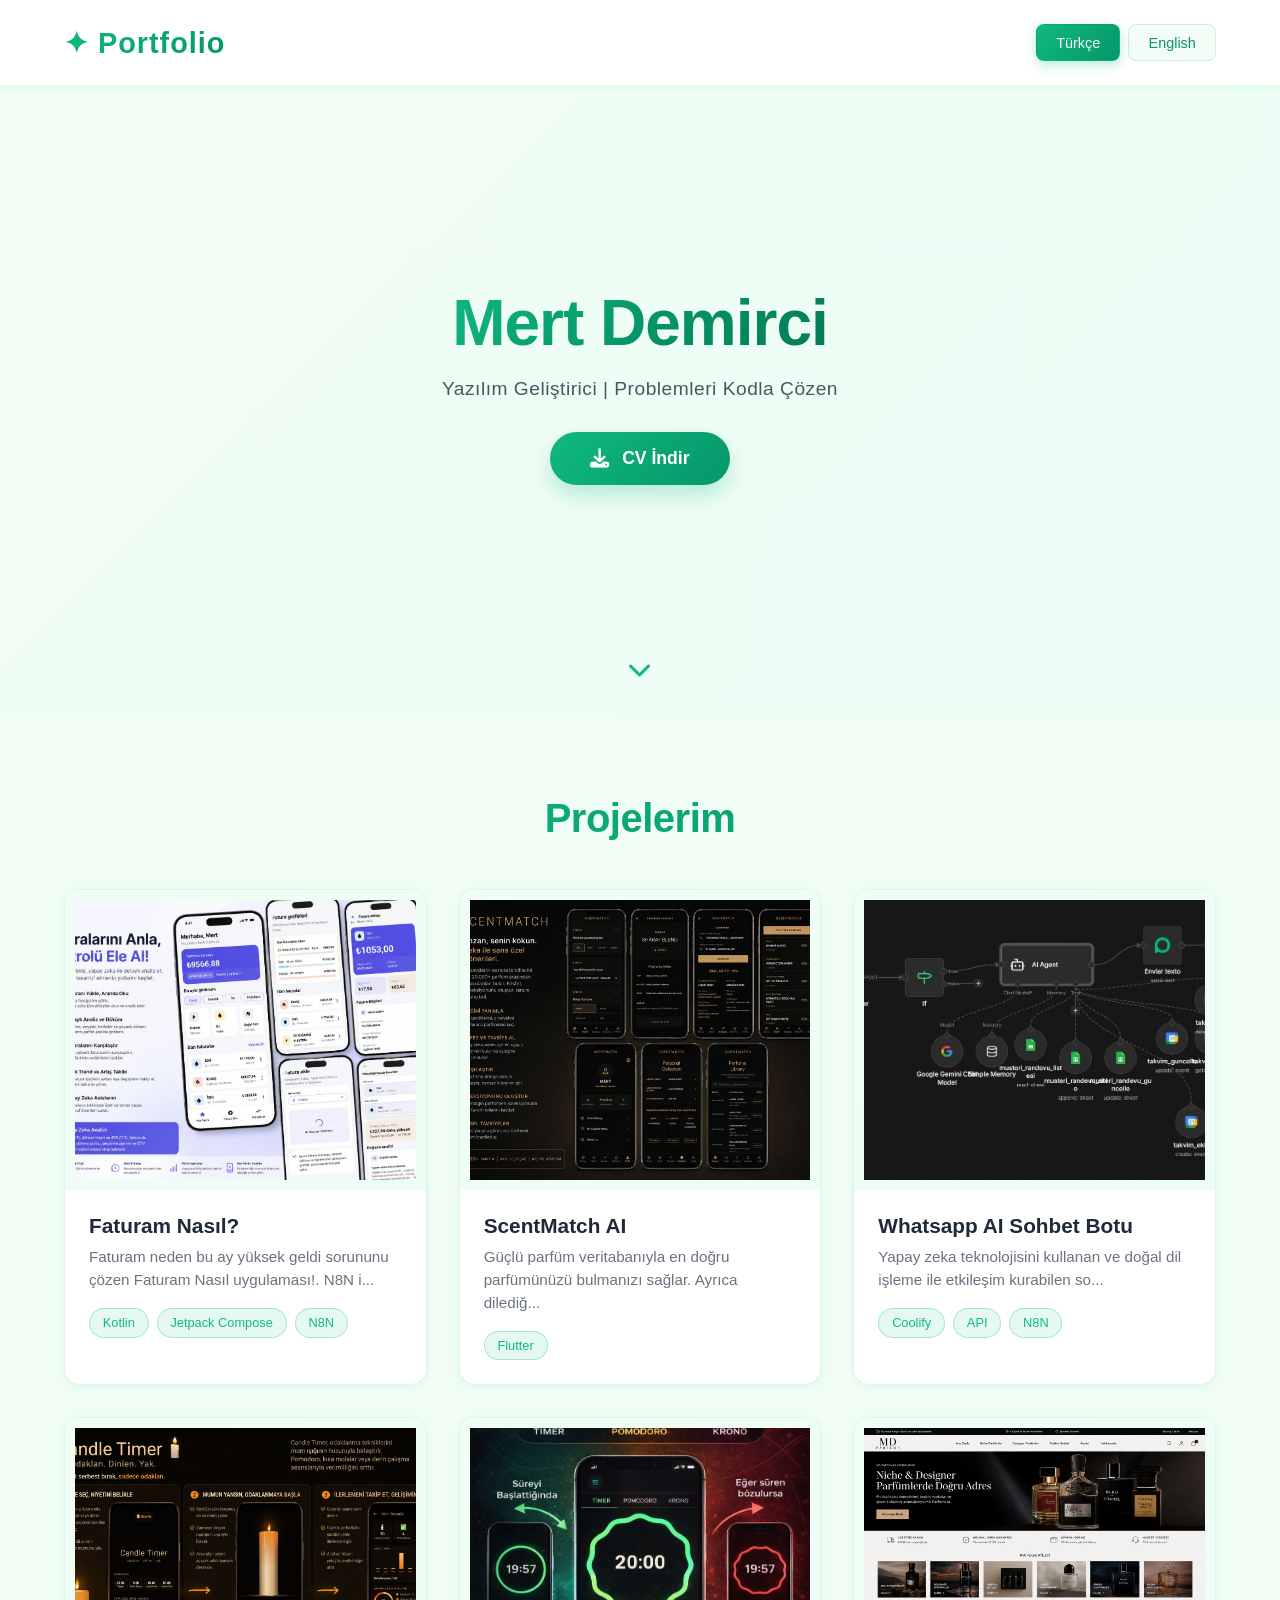
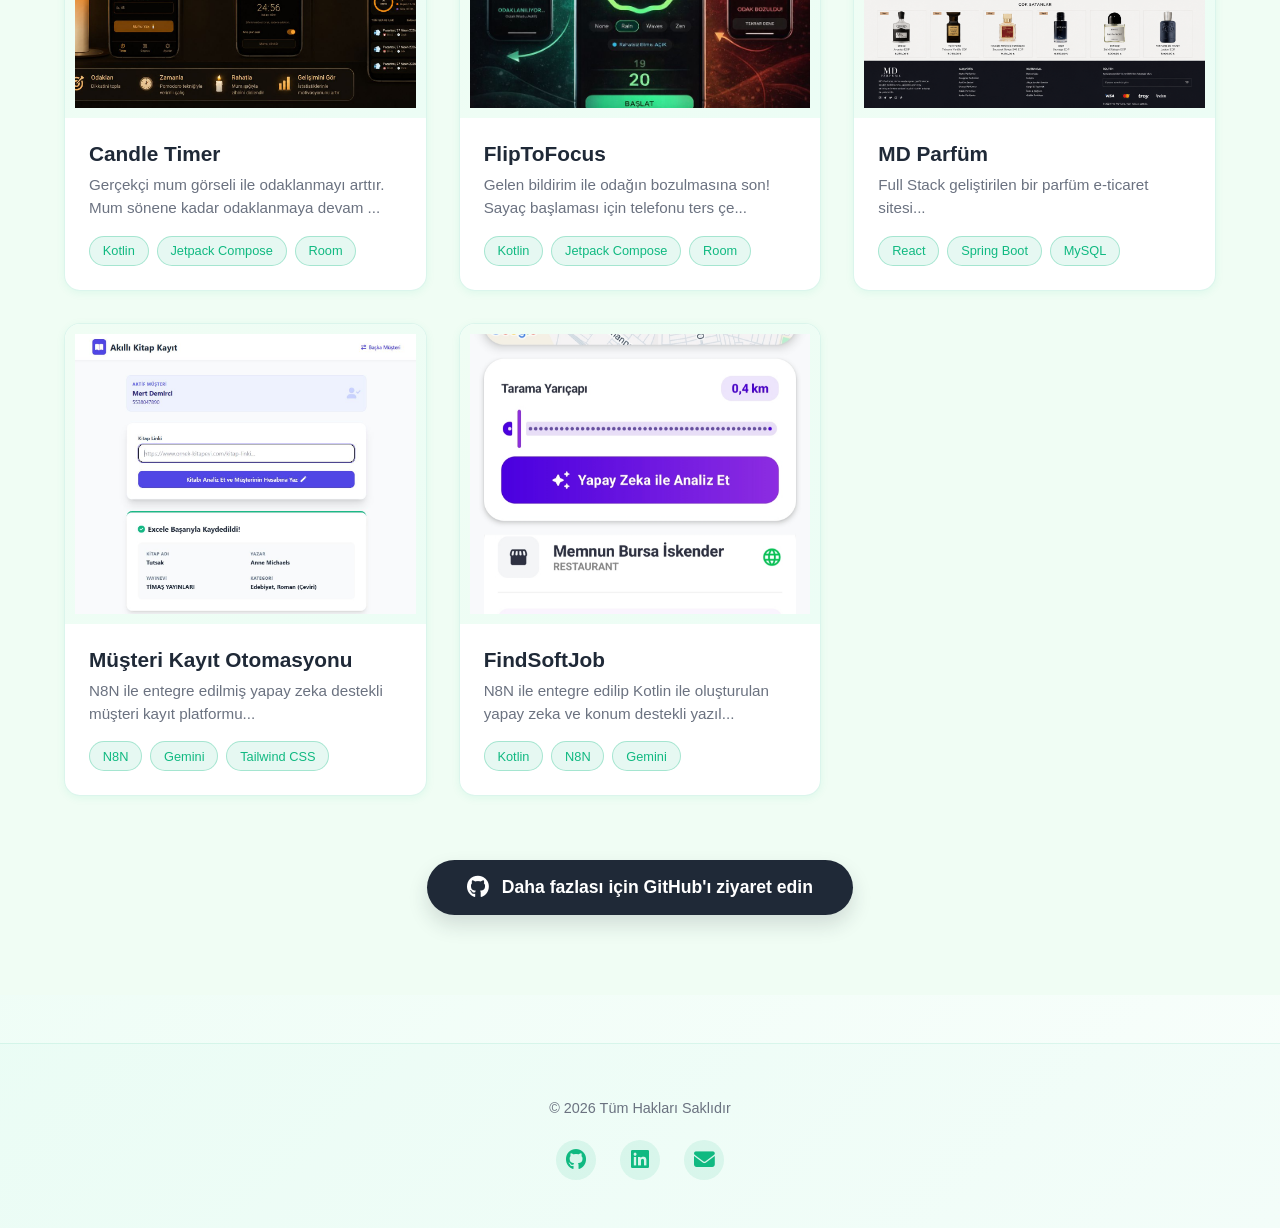
<file: index.html>
<!DOCTYPE html>
<html lang="tr">
<head>
    <meta charset="UTF-8">
    <meta name="viewport" content="width=device-width, initial-scale=1.0">
    <title>Yazılım Portföyü</title>
    <link rel="stylesheet" href="https://cdnjs.cloudflare.com/ajax/libs/font-awesome/6.4.0/css/all.min.css">
    <style>
        * {
            margin: 0;
            padding: 0;
            box-sizing: border-box;
        }

        body {
            font-family: 'Segoe UI', Tahoma, Geneva, Verdana, sans-serif;
            background: linear-gradient(135deg, #f0fdf4 0%, #ecfdf5 50%, #f8fefb 100%);
            color: #1f2937;
            min-height: 100vh;
            overflow-x: hidden;
        }

        nav {
            display: flex;
            justify-content: space-between;
            align-items: center;
            padding: 1.5rem 5%;
            background: rgba(255, 255, 255, 0.95);
            backdrop-filter: blur(10px);
            position: sticky;
            top: 0;
            z-index: 100;
            border-bottom: 1px solid rgba(34, 197, 94, 0.1);
            box-shadow: 0 4px 6px rgba(34, 197, 94, 0.05);
            animation: slideDown 0.6s ease-out;
        }

        @keyframes slideDown {
            from { transform: translateY(-100%); opacity: 0; }
            to { transform: translateY(0); opacity: 1; }
        }

        .logo {
            font-size: 1.8rem;
            font-weight: 700;
            background: linear-gradient(135deg, #10b981 0%, #059669 100%);
            -webkit-background-clip: text;
            -webkit-text-fill-color: transparent;
            background-clip: text;
            letter-spacing: 1px;
        }

        .lang-toggle {
            display: flex;
            gap: 0.5rem;
            align-items: center;
        }

        .lang-btn {
            padding: 0.6rem 1.2rem;
            border: 1.5px solid rgba(34, 197, 94, 0.2);
            background: rgba(34, 197, 94, 0.05);
            color: #059669;
            border-radius: 8px;
            cursor: pointer;
            transition: all 0.3s ease;
            font-size: 0.9rem;
            font-weight: 500;
        }

        .lang-btn.active {
            background: linear-gradient(135deg, #10b981 0%, #059669 100%);
            border-color: transparent;
            color: #fff;
            box-shadow: 0 4px 12px rgba(16, 185, 129, 0.3);
        }

        .lang-btn:hover {
            border-color: rgba(34, 197, 94, 0.4);
            transform: translateY(-2px);
            background: rgba(34, 197, 94, 0.1);
        }

        .hero {
            display: flex;
            align-items: center;
            justify-content: center;
            min-height: 70vh;
            padding: 2rem 5%;
            text-align: center;
            animation: fadeInUp 1s ease-out 0.2s both;
            position: relative;
        }

        @keyframes fadeInUp {
            from { opacity: 0; transform: translateY(30px); }
            to { opacity: 1; transform: translateY(0); }
        }

        .hero-content h1 {
            font-size: 4rem;
            line-height: 1.2;
            margin-bottom: 1rem;
            background: linear-gradient(135deg, #10b981 0%, #059669 50%, #047857 100%);
            -webkit-background-clip: text;
            -webkit-text-fill-color: transparent;
            background-clip: text;
            font-weight: 800;
            letter-spacing: -1px;
        }

        .hero-content p {
            font-size: 1.2rem;
            color: #4b5563;
            margin-bottom: 2rem;
            letter-spacing: 0.5px;
            font-weight: 500;
        }

        .cv-btn {
            display: inline-flex;
            align-items: center;
            justify-content: center;
            gap: 0.8rem;
            padding: 1rem 2.5rem;
            background: linear-gradient(135deg, #10b981 0%, #059669 100%);
            color: #ffffff;
            border-radius: 30px;
            text-decoration: none;
            font-weight: 600;
            font-size: 1.1rem;
            transition: all 0.3s ease;
            box-shadow: 0 10px 20px rgba(16, 185, 129, 0.25);
            margin-bottom: 2rem;
        }

        .cv-btn:hover {
            transform: translateY(-5px);
            box-shadow: 0 15px 25px rgba(16, 185, 129, 0.4);
            color: #ffffff;
        }

        .cv-btn i {
            font-size: 1.2rem;
        }

        .scroll-indicator {
            position: absolute;
            bottom: 2rem;
            left: 50%;
            transform: translateX(-50%);
            animation: bounce 2s infinite;
            color: #10b981;
            font-size: 1.5rem;
        }

        @keyframes bounce {
            0%, 100% { transform: translateX(-50%) translateY(0); }
            50% { transform: translateX(-50%) translateY(10px); }
        }

        .projects-section {
            padding: 5rem 5%;
            background: linear-gradient(135deg, #f0fdf4 0%, #f0fdf4 100%);
        }

        .section-title {
            font-size: 2.5rem;
            text-align: center;
            margin-bottom: 3rem;
            background: linear-gradient(135deg, #10b981 0%, #059669 100%);
            -webkit-background-clip: text;
            -webkit-text-fill-color: transparent;
            background-clip: text;
            font-weight: 800;
            letter-spacing: -0.5px;
            animation: fadeInUp 1s ease-out;
        }

        .projects-grid {
            display: grid;
            grid-template-columns: repeat(auto-fit, minmax(320px, 1fr));
            gap: 2rem;
            margin-bottom: 3rem;
        }

        .project-card {
            background: #fff;
            border: 1.5px solid rgba(16, 185, 129, 0.15);
            border-radius: 16px;
            overflow: hidden;
            cursor: pointer;
            transition: all 0.4s cubic-bezier(0.23, 1, 0.320, 1);
            animation: fadeInUp 0.8s ease-out both;
            position: relative;
            box-shadow: 0 2px 8px rgba(16, 185, 129, 0.08);
        }

        .project-card:hover {
            transform: translateY(-12px);
            border-color: rgba(16, 185, 129, 0.4);
            box-shadow: 0 16px 32px rgba(16, 185, 129, 0.15);
        }

        .project-image {
            width: 100%;
            height: 300px;
            background: linear-gradient(135deg, #f0fdf4 0%, #ecfdf5 100%);
            display: flex;
            align-items: center;
            justify-content: center;
            font-size: 3rem;
            position: relative;
            overflow: hidden;
            object-fit: cover; 
            padding: 10px;
        }

        .project-image::after {
            content: '';
            position: absolute;
            top: 0;
            left: -100%;
            width: 100%;
            height: 100%;
            background: linear-gradient(90deg, transparent, rgba(255, 255, 255, 0.3), transparent);
            animation: shimmer 2s infinite;
        }

        @keyframes shimmer {
            0% { left: -100%; }
            100% { left: 100%; }
        }

        .project-info {
            padding: 1.5rem;
        }

        .project-info h3 {
            font-size: 1.3rem;
            margin-bottom: 0.5rem;
            color: #1f2937;
            font-weight: 700;
        }

        .project-info p {
            font-size: 0.95rem;
            color: #6b7280;
            margin-bottom: 1rem;
            line-height: 1.5;
        }

        .tech-tags {
            display: flex;
            flex-wrap: wrap;
            gap: 0.5rem;
        }

        .tech-tag {
            background: rgba(16, 185, 129, 0.1);
            color: #10b981;
            padding: 0.4rem 0.8rem;
            border-radius: 20px;
            font-size: 0.8rem;
            border: 1px solid rgba(16, 185, 129, 0.3);
            transition: all 0.3s ease;
            font-weight: 500;
        }

        .tech-tag:hover {
            background: rgba(16, 185, 129, 0.2);
            border-color: rgba(16, 185, 129, 0.5);
        }

        .more-projects {
            text-align: center;
            margin-top: 4rem;
            animation: fadeInUp 1s ease-out 0.6s both;
        }

        .github-btn {
            display: inline-flex;
            align-items: center;
            justify-content: center;
            gap: 0.8rem;
            padding: 1rem 2.5rem;
            background: #1f2937;
            color: #ffffff;
            border-radius: 30px;
            text-decoration: none;
            font-weight: 600;
            font-size: 1.1rem;
            transition: all 0.3s ease;
            box-shadow: 0 10px 20px rgba(31, 41, 55, 0.15);
        }

        .github-btn:hover {
            transform: translateY(-5px);
            background: #10b981;
            box-shadow: 0 15px 25px rgba(16, 185, 129, 0.3);
        }
        
        .github-btn i {
            font-size: 1.4rem;
        }

        .modal {
            display: none;
            position: fixed;
            top: 0;
            left: 0;
            width: 100%;
            height: 100%;
            background: rgba(0, 0, 0, 0.8);
            z-index: 1000;
            align-items: center;
            justify-content: center;
            animation: fadeIn 0.3s ease-out;
            backdrop-filter: blur(4px);
        }

        .modal.active {
            display: flex;
        }

        .modal-content {
            background: #fff;
            border: 1.5px solid rgba(16, 185, 129, 0.2);
            border-radius: 20px;
            max-width: 700px;
            width: 90%;
            max-height: 90vh;
            overflow-y: auto;
            padding: 2rem;
            position: relative;
            animation: slideUp 0.4s cubic-bezier(0.23, 1, 0.320, 1);
            box-shadow: 0 25px 50px rgba(16, 185, 129, 0.15);
        }

        @keyframes slideUp {
            from { opacity: 0; transform: translateY(50px); }
            to { opacity: 1; transform: translateY(0); }
        }

        .modal-header {
            display: flex;
            justify-content: space-between;
            align-items: start;
            margin-bottom: 1.5rem;
            border-bottom: 1.5px solid rgba(16, 185, 129, 0.1);
            padding-bottom: 1rem;
        }

        .modal-header h2 {
            font-size: 2rem;
            background: linear-gradient(135deg, #10b981 0%, #059669 100%);
            -webkit-background-clip: text;
            -webkit-text-fill-color: transparent;
            background-clip: text;
            font-weight: 800;
            letter-spacing: -0.5px;
        }

        .close-btn {
            background: rgba(16, 185, 129, 0.1);
            border: none;
            color: #059669;
            font-size: 1.8rem;
            cursor: pointer;
            transition: all 0.3s ease;
            width: 40px;
            height: 40px;
            display: flex;
            align-items: center;
            justify-content: center;
            border-radius: 50%;
        }

        .close-btn:hover {
            color: #fff;
            background: #10b981;
            transform: rotate(90deg);
        }

        .modal-body {
            display: grid;
            gap: 1.5rem;
        }

        .modal-image {
            width: 100%;
            height: 300px;
            background: #ffffff;
            border-radius: 15px;
            display: flex;
            align-items: center;
            justify-content: center;
            font-size: 4rem;
        }

        .modal-img-inner {
            width: 100%;
            height: 100%;
            object-fit: contain; 
            border-radius: 15px;
            padding: 10px; 
        }

        .modal-section {
            display: grid;
            gap: 0.5rem;
        }

        .modal-section h3 {
            color: #10b981;
            font-size: 1rem;
            text-transform: uppercase;
            letter-spacing: 1.5px;
            margin-bottom: 0.8rem;
            font-weight: 700;
        }

        .modal-section p {
            color: #4b5563;
            line-height: 1.7;
            font-size: 0.95rem;
        }

        .tech-stack {
            display: flex;
            flex-wrap: wrap;
            gap: 0.6rem;
        }

        .tech-stack span {
            background: rgba(16, 185, 129, 0.1);
            color: #10b981;
            padding: 0.5rem 1rem;
            border-radius: 8px;
            font-size: 0.9rem;
            border: 1px solid rgba(16, 185, 129, 0.3);
            transition: all 0.3s ease;
            font-weight: 500;
        }

        .modal-links {
            display: flex;
            gap: 1rem;
            margin-top: 1rem;
            justify-content: center;
        }

        .modal-btn {
            padding: 0.9rem 1.8rem;
            border: none;
            border-radius: 8px;
            cursor: pointer;
            font-weight: 600;
            transition: all 0.3s ease;
            text-decoration: none;
            text-align: center;
            font-size: 0.95rem;
            display: flex;
            align-items: center;
            justify-content: center;
            gap: 0.6rem;
        }

        .modal-btn-primary {
            background: linear-gradient(135deg, #10b981 0%, #059669 100%);
            color: #fff;
            box-shadow: 0 4px 12px rgba(16, 185, 129, 0.25);
        }

        .modal-btn-primary:hover {
            transform: translateY(-3px);
            box-shadow: 0 12px 24px rgba(16, 185, 129, 0.35);
        }

        footer {
            text-align: center;
            padding: 3rem 5%;
            border-top: 1.5px solid rgba(16, 185, 129, 0.1);
            color: #6b7280;
            margin-top: 3rem;
            background: rgba(16, 185, 129, 0.02);
        }

        footer p {
            font-size: 0.9rem;
            margin: 0.5rem 0;
        }

        .social-links {
            display: flex;
            justify-content: center;
            gap: 1.5rem;
            margin-top: 1.5rem;
        }

        .social-links a {
            color: #10b981;
            font-size: 1.3rem;
            transition: all 0.3s ease;
            text-decoration: none;
            width: 40px;
            height: 40px;
            display: flex;
            align-items: center;
            justify-content: center;
            border-radius: 50%;
            background: rgba(16, 185, 129, 0.1);
        }

        .social-links a:hover {
            color: #fff;
            background: #10b981;
            transform: translateY(-3px);
        }

        @media (max-width: 768px) {
            nav { padding: 1rem 4%; }
            .hero-content h1 { font-size: 2.5rem; }
            .hero-content p { font-size: 1.1rem; margin-bottom: 1.5rem; }
            .cv-btn { padding: 0.8rem 2rem; font-size: 1rem; }
            .section-title { font-size: 2rem; }
            .projects-grid { grid-template-columns: 1fr; }
            .project-image { object-fit: contain !important; }
            .modal-content { padding: 1.5rem; }
            .modal-header h2 { font-size: 1.5rem; }
            .github-btn {
                width: 100%;
                font-size: 1rem;
                padding: 0.8rem 1.5rem;
            }
        }
    </style>
</head>
<body>
    <nav>
        <div class="logo">✦ Portfolio</div>
        <div class="lang-toggle">
            <button class="lang-btn active" data-lang="tr">Türkçe</button>
            <button class="lang-btn" data-lang="en">English</button>
        </div>
    </nav>

    <section class="hero">
        <div class="hero-content">
            <h1 id="heroName">Adınız</h1>
            <p id="heroSubtitle">Yazılım Geliştirici | Problemleri Kodla Çözen</p>
            
            <a href="/mertcv.pdf" download="Mert_Demirci_CV.pdf" class="cv-btn">
                <i class="fas fa-download"></i>
                <span id="cvBtnText">CV İndir</span>
            </a>

            <div class="scroll-indicator">
                <i class="fas fa-chevron-down"></i>
            </div>
        </div>
    </section>

    <section class="projects-section">
        <h2 class="section-title" id="projectsTitle">Projelerim</h2>
        <div class="projects-grid" id="projectsGrid">
        </div>

        <div class="more-projects">
            <a href="https://github.com/mertdemirci04" target="_blank" class="github-btn">
                <i class="fab fa-github"></i>
                <span id="moreGithubText">Daha fazlası için GitHub'ı ziyaret edin</span>
            </a>
        </div>
    </section>

    <footer>
        <p id="footerText">© 2026 Tüm Hakları Saklıdır</p>
        <div class="social-links">
            <a href="https://github.com/mertdemirci04" target="_blank" title="GitHub"><i class="fab fa-github"></i></a>
            <a href="https://www.linkedin.com/in/mertdemirci04/" target="_blank" title="LinkedIn"><i class="fab fa-linkedin"></i></a>
            <a href="mailto:mertdemirci@gmail.com" title="Gmail"><i class="fas fa-envelope"></i></a>
        </div>
    </footer>

    <div class="modal" id="projectModal">
        <div class="modal-content">
            <div class="modal-header">
                <h2 id="modalTitle"></h2>
                <button class="close-btn" onclick="closeModal()">
                    <i class="fas fa-times"></i>
                </button>
            </div>
            <div class="modal-body">
                <div class="modal-image" id="modalImage"></div>
                
                <div class="modal-section">
                    <h3 id="descLabel">Açıklama</h3>
                    <p id="modalDescription"></p>
                </div>

                <div class="modal-section">
                    <h3 id="techLabel">Kullanılan Teknolojiler</h3>
                    <div class="tech-stack" id="modalTech"></div>
                </div>

                <div class="modal-section">
                    <h3 id="featuresLabel">Özellikler</h3>
                    <p id="modalFeatures"></p>
                </div>

                <div class="modal-section">
                    <h3 id="linksLabel">Bağlantılar</h3>
                    <div class="modal-links">
                        <a class="modal-btn modal-btn-primary" id="githubLink" target="_blank" style="flex: 1;">
                            <i class="fab fa-github"></i>
                            <span id="githubText">GitHub
                            
                            </span>
                        </a>
                    </div>
                </div>
            </div>
        </div>
    </div>

    <script>
        const translations = {
            tr: {
                heroSubtitle: 'Yazılım Geliştirici | Problemleri Kodla Çözen',
                cvBtnText: 'CV İndir',
                projectsTitle: 'Projelerim',
                footerText: '© 2026 Tüm Hakları Saklıdır',
                descLabel: 'Açıklama',
                techLabel: 'Kullanılan Teknolojiler',
                featuresLabel: 'Özellikler',
                linksLabel: 'Bağlantılar',
                githubText: 'GitHub',
                moreGithubText: "Daha fazlası için GitHub'ı ziyaret edin"
            },
            en: {
                heroSubtitle: 'Software Developer | Solving Problems with Code',
                cvBtnText: 'Download CV',
                projectsTitle: 'My Projects',
                footerText: '© 2026 All Rights Reserved',
                descLabel: 'Description',
                techLabel: 'Technologies Used',
                featuresLabel: 'Features',
                linksLabel: 'Links',
                githubText: 'GitHub Repository',
                moreGithubText: 'Visit GitHub for more projects'
            }
        };

        const projectsData = [
            {
                id: 1,
                name: 'Faturam Nasıl?',
                nameEn: 'How is My Bill?',
                image:'/faturamnasil.jpg',
                description: 'Faturam neden bu ay yüksek geldi sorununu çözen Faturam Nasıl uygulaması!. N8N ile AI entegrasyonuyla hızlı bir şekilde faturalarınız neden yüksek geldiğini açıklar. Aynı zamanda fatura takibi yapmanızı sağlar.',
                descriptionEn: 'The "How is My Bill?" app solves the problem of "Why is my bill so high this month?". With AI connectivity via N8N, it quickly identifies why your bills are excessively high. It also allows for bill tracking.',
                technologies: ['Kotlin', 'Jetpack Compose', 'N8N', 'Gemini'],
                features: 'Fatura Takibi, Fatura Analizi, Yapay Zeka',
                featuresEn: 'Invoice Tracking, Invoice Analysis, Artificial Intelligence',
                github: 'https://github.com/mertdemirci04/FaturamNasil',
            },
            {
                id: 2,
                name: 'ScentMatch AI',
                nameEn: 'ScentMatch AI',
                image: '/scentmatch.jpg',
                description: 'Güçlü parfüm veritabanıyla en doğru parfümünüzü bulmanızı sağlar. Ayrıca dilediğiniz parfümü karşılaştırıp size özel parfüm profilini oluşturur.',
                descriptionEn: 'With its powerful perfume database, it helps you find the perfect fragrance for you. It also compares everyday perfumes and creates a personalized perfume profile for you.',
                technologies: ['Flutter'],
                features: 'Güçlü veri tabanı, Yapay zeka destekli öneri, Parfüm karşılaştırma, Kişiye özel profil',
                featuresEn: 'Powerful database, AI-powered recommendations, Perfume comparison, Personalized profile.',
                github: 'https://github.com/mertdemirci04/ScentMatch-App',
            },
            {
                id: 3,
                name: 'Whatsapp AI Sohbet Botu',
                nameEn: 'Whatsapp AI Chat Bot',
                image: '/bot.jpg',
                description: 'Yapay zeka teknolojisini kullanan ve doğal dil işleme ile etkileşim kurabilen sohbet botu.',
                descriptionEn: 'Chatbot using artificial intelligence and natural language processing for interaction.',
                technologies: ['Coolify','API','N8N'],
                features: 'Doğal dil anlama, Öğrenme algoritması, Çok dilli destek, API entegrasyonu',
                featuresEn: 'Natural language understanding, Learning algorithm, Multi-language support, API integration',
                github: 'https://github.com/mertdemirci04',
            },
            {
                id: 4,
                name: 'Candle Timer',
                nameEn: 'Candle Timer',
                image: '/candletimer.jpg',
                description: 'Gerçekçi mum görseli ile odaklanmayı arttır. Mum sönene kadar odaklanmaya devam edin!',
                descriptionEn: 'Enhance focus with the realistic candle visual. Keep focusing until the candle goes out!',
                technologies: ['Kotlin','Jetpack Compose','Room'],
                features: 'Gerçekçi kodlanmış mum görseli, Mum yakma süreleri',
                featuresEn: 'Realistic coded candle image, candle burning times.',
                github: 'https://github.com/mertdemirci04/CandleTimer',
            },
            {
                id: 5,
                name: 'FlipToFocus',
                nameEn: 'FlipToFocus',
                image: '/fliptofocus.jpg',
                description: 'Gelen bildirim ile odağın bozulmasına son! Sayaç başlaması için telefonu ters çevir!',
                descriptionEn: 'No more being distracted by incoming notifications! Turn your phone upside down to start the timer!',
                technologies: ['Kotlin','Jetpack Compose','Room'],
                features: 'Telefon Z eksen algılama, Odaklanma süreleri, Odaklanma arttıcı sesler',
                featuresEn: 'Phone Z-axis detection, Focusing times, Focus-enhancing sounds.',
                github: 'https://github.com/mertdemirci04/FlipToFocus',
            },
            {
                id: 6,
                name: 'MD Parfüm',
                nameEn: 'MD Fragrances',
                image: '/mdparfum.png',
                description: 'Full Stack geliştirilen bir parfüm e-ticaret sitesi',
                descriptionEn: 'Full Stack is a perfume e-commerce website that has been developed.',
                technologies: ['React','Spring Boot','MySQL'],
                features: 'Kullanıcı dostu tasarım',
                featuresEn: 'User Friendly Design',
                github: 'https://github.com/mertdemirci04/mdparfums',
            },
            {
                id: 7,
                name: 'Müşteri Kayıt Otomasyonu',
                nameEn: 'Customer Registration Automation',
                image: '/register.jpg',
                description: 'N8N ile entegre edilmiş yapay zeka destekli müşteri kayıt platformu',
                descriptionEn: 'AI-powered customer registration platform integrated with N8N.',
                technologies: ['N8N','Gemini','Tailwind CSS'],
                features: 'Otomatik Google Sheets kayıt oluşturma, Link üzerinden kitap analizi',
                featuresEn: 'Automatic Google Sheets record creation, book analysis via link.',
                github: 'https://github.com/mertdemirci04/Customer-Registration-Automations',
            },
            {
                id: 8,
                name: 'FindSoftJob',
                nameEn: 'FindSoftJob',
                image: '/findsoftjob.jpg',
                description: 'N8N ile entegre edilip Kotlin ile oluşturulan yapay zeka ve konum destekli yazılım satış fikri uygulaması',
                descriptionEn: 'N8N integrated solutions: Implementing the idea of ​​selling AI and spatially-aided software with Kotlin.',
                technologies: ['Kotlin','N8N','Gemini','Google SDK'],
                features: 'Kişiselleştirilebilir konum uzaklık ayarı, birden fazla satış fikri, gelişmiş gemini yapay zeka',
                featuresEn: 'Customizable location distance setting, multiple sales ideas, advanced Gemini AI.',
                github: 'https://github.com/mertdemirci04/FindSoftJob',
            },
            
        ];

        let currentLanguage = 'tr';

        function initProjects() {
            const grid = document.getElementById('projectsGrid');
            grid.innerHTML = '';
            
            projectsData.forEach(project => {
                const projectName = currentLanguage === 'tr' ? project.name : project.nameEn;
                const card = document.createElement('div');
                card.className = 'project-card';
                
                const imageContent = project.image 
                    ? `<img src="${project.image}" alt="${projectName}" class="project-image">`
                    : `<div class="project-image">${project.icon || '🚀'}</div>`;

                card.innerHTML = `
                    ${imageContent}
                    <div class="project-info">
                        <h3>${projectName}</h3>
                        <p>${currentLanguage === 'tr' 
                            ? project.description.substring(0, 80) + '...' 
                            : project.descriptionEn.substring(0, 80) + '...'}</p>
                        <div class="tech-tags">
                            ${project.technologies.slice(0, 3).map(tech => 
                                `<span class="tech-tag">${tech}</span>`
                            ).join('')}
                        </div>
                    </div>
                `;
                
                card.addEventListener('click', () => openModal(project));
                grid.appendChild(card);
            });
        }

        function openModal(project) {
            const modal = document.getElementById('projectModal');
            const projectName = currentLanguage === 'tr' ? project.name : project.nameEn;
            const description = currentLanguage === 'tr' ? project.description : project.descriptionEn;
            const features = currentLanguage === 'tr' ? project.features : project.featuresEn;
            
            document.getElementById('modalTitle').textContent = projectName;
            
            const modalImageContainer = document.getElementById('modalImage');
            if (project.image) {
                modalImageContainer.innerHTML = `<img src="${project.image}" alt="${projectName}" class="modal-img-inner">`;
            } else {
                modalImageContainer.innerHTML = project.icon || '🚀';
            }

            document.getElementById('modalDescription').textContent = description;
            document.getElementById('modalFeatures').textContent = features;
            
            const techStack = document.getElementById('modalTech');
            techStack.innerHTML = project.technologies
                .map(tech => `<span>${tech}</span>`)
                .join('');
            
            document.getElementById('githubLink').href = project.github;
            
            modal.classList.add('active');
            document.body.style.overflow = 'hidden';
        }

        function closeModal() {
            document.getElementById('projectModal').classList.remove('active');
            document.body.style.overflow = 'auto';
        }

        function changeLanguage(lang) {
            currentLanguage = lang;
            
            document.querySelectorAll('.lang-btn').forEach(btn => {
                btn.classList.remove('active');
            });
            document.querySelector(`[data-lang="${lang}"]`).classList.add('active');
            
            const t = translations[lang];
            document.getElementById('heroSubtitle').textContent = t.heroSubtitle;
            document.getElementById('cvBtnText').textContent = t.cvBtnText;
            document.getElementById('projectsTitle').textContent = t.projectsTitle;
            document.getElementById('footerText').textContent = t.footerText;
            document.getElementById('descLabel').textContent = t.descLabel;
            document.getElementById('techLabel').textContent = t.techLabel;
            document.getElementById('featuresLabel').textContent = t.featuresLabel;
            document.getElementById('linksLabel').textContent = t.linksLabel;
            document.getElementById('githubText').textContent = t.githubText;
            document.getElementById('moreGithubText').textContent = t.moreGithubText;
            
            initProjects();
        }

        document.querySelectorAll('.lang-btn').forEach(btn => {
            btn.addEventListener('click', (e) => {
                changeLanguage(e.target.dataset.lang);
            });
        });

        document.getElementById('projectModal').addEventListener('click', (e) => {
            if (e.target.id === 'projectModal') {
                closeModal();
            }
        });

        document.addEventListener('keydown', (e) => {
            if (e.key === 'Escape') {
                closeModal();
            }
        });

        window.addEventListener('load', () => {
            initProjects();
            
            const userName = 'Mert Demirci'; 
            document.getElementById('heroName').textContent = userName;
        });
    </script>
</body>
</html>
</file>
